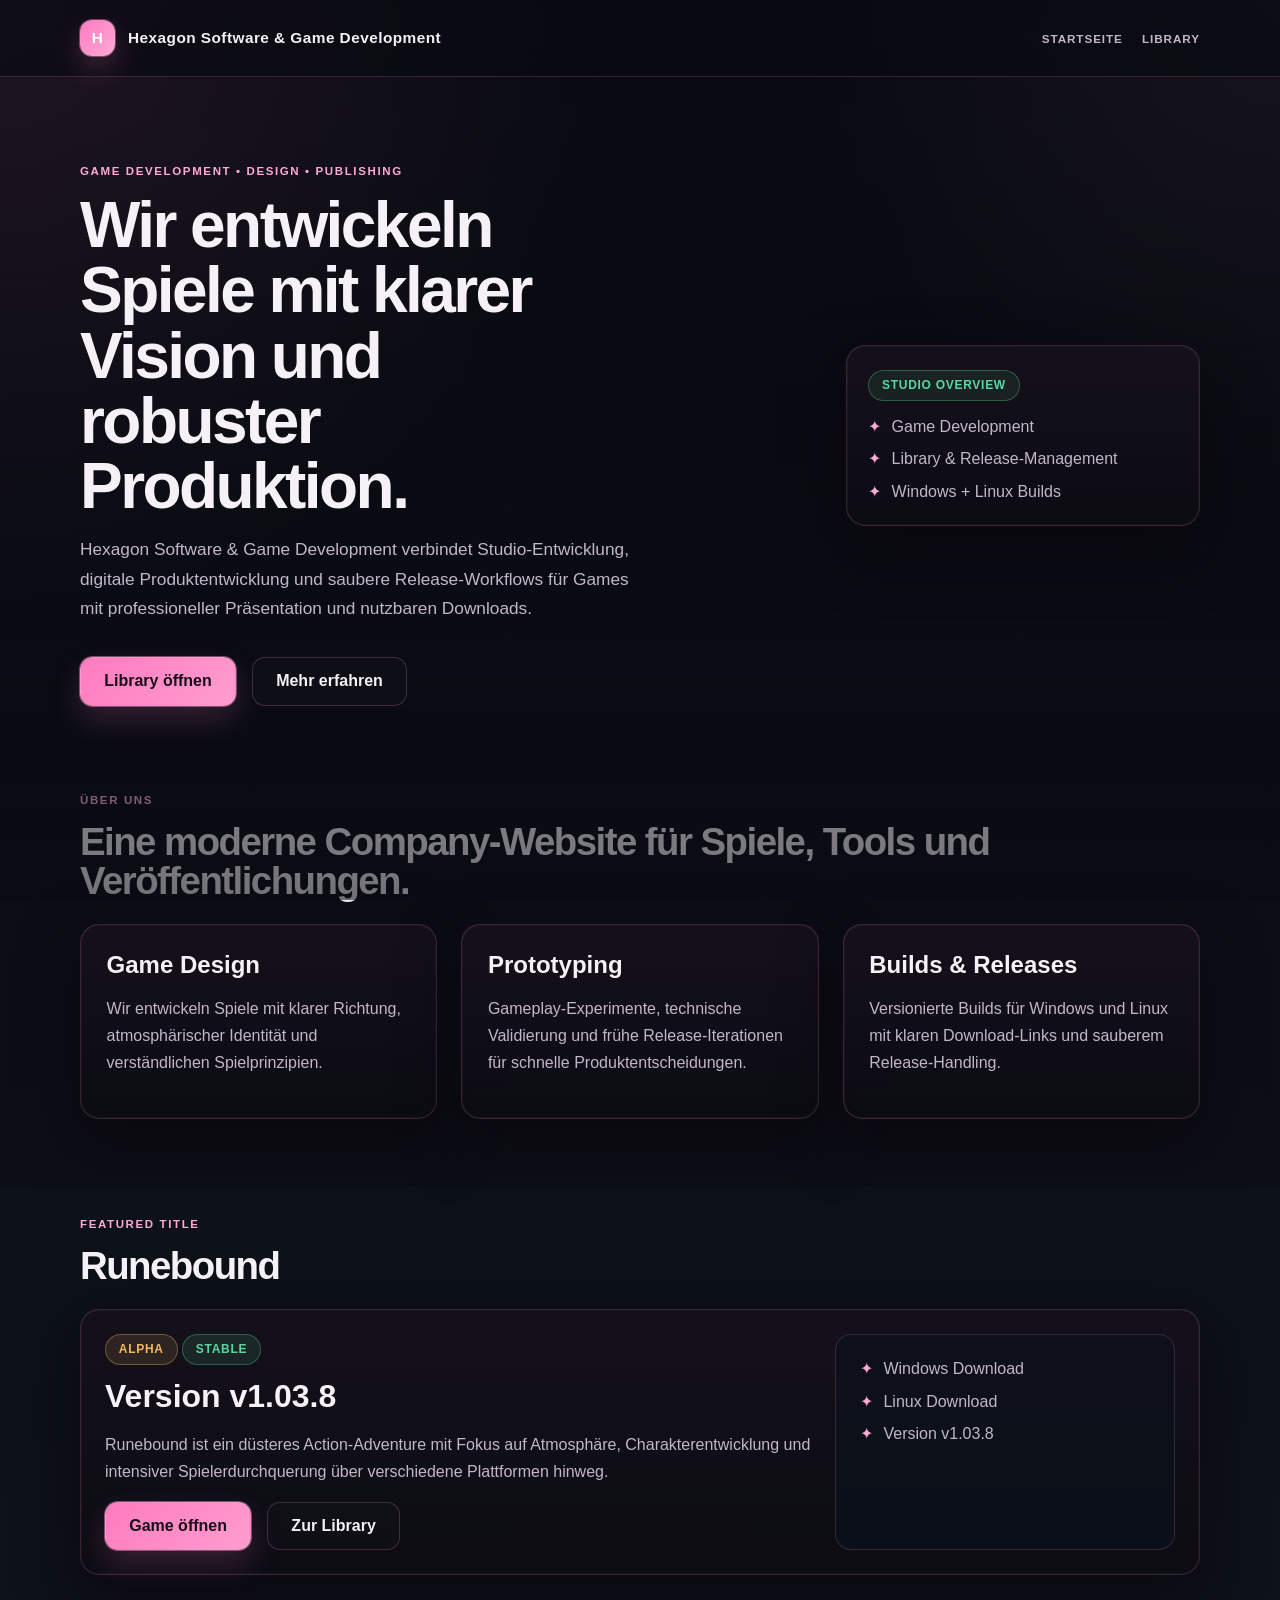
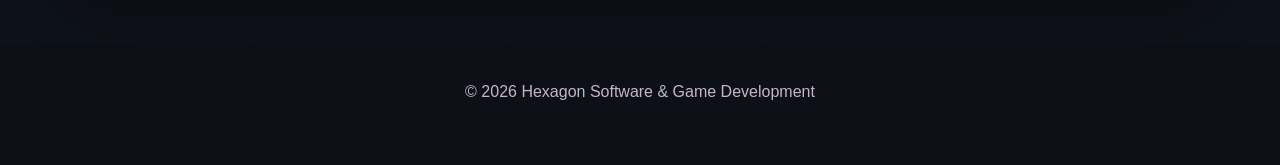
<file: index.html>
<!DOCTYPE html>
<html lang="de">
  <head>
    <meta charset="UTF-8" />
    <meta name="viewport" content="width=device-width, initial-scale=1.0" />
    <meta
      name="description"
      content="Hexagon Software & Game Development — Firmenwebsite, Library und Download-Links für aktuelle Spielversionen."
    />
    <title>Hexagon Software & Game Development</title>
    <link rel="stylesheet" href="css/style.css" />
  </head>
  <body>
    <header class="site-header">
      <div class="container nav">
        <div class="brand" aria-label="Hexagon Software & Game Development">
          <span class="brand-mark">H</span>
          <span>Hexagon Software & Game Development</span>
        </div>
        <nav class="main-nav" aria-label="Hauptnavigation">
          <a href="index.html">Startseite</a>
          <a href="library.html">Library</a>
        </nav>
      </div>
    </header>

    <main>
      <section class="hero">
        <div class="container hero-inner">
          <div class="hero-copy">
            <p class="eyebrow">Game Development • Design • Publishing</p>
            <h1>Wir entwickeln Spiele mit klarer Vision und robuster Produktion.</h1>
            <p class="lead">
              Hexagon Software & Game Development verbindet Studio-Entwicklung, digitale Produktentwicklung
              und saubere Release-Workflows für Games mit professioneller Präsentation und nutzbaren Downloads.
            </p>
            <div class="cta-row">
              <a class="button primary" href="library.html">Library öffnen</a>
              <a class="button secondary" href="#about">Mehr erfahren</a>
            </div>
          </div>

          <div class="hero-card" aria-label="Studio summary">
            <div class="badge">Studio Overview</div>
            <ul>
              <li>Game Development</li>
              <li>Library & Release-Management</li>
              <li>Windows + Linux Builds</li>
            </ul>
          </div>
        </div>
      </section>

      <section id="about" class="section-block">
        <div class="container">
          <div class="section-heading">
            <p class="eyebrow">Über uns</p>
            <h2>Eine moderne Company-Website für Spiele, Tools und Veröffentlichungen.</h2>
          </div>

          <div class="feature-grid">
            <article class="feature-card">
              <h3>Game Design</h3>
              <p>Wir entwickeln Spiele mit klarer Richtung, atmosphärischer Identität und verständlichen Spielprinzipien.</p>
            </article>
            <article class="feature-card">
              <h3>Prototyping</h3>
              <p>Gameplay-Experimente, technische Validierung und frühe Release-Iterationen für schnelle Produktentscheidungen.</p>
            </article>
            <article class="feature-card">
              <h3>Builds & Releases</h3>
              <p>Versionierte Builds für Windows und Linux mit klaren Download-Links und sauberem Release-Handling.</p>
            </article>
          </div>
        </div>
      </section>

      <section class="section-block accent-block">
        <div class="container">
          <div class="section-heading">
            <p class="eyebrow">Featured title</p>
            <h2>Runebound</h2>
          </div>

          <article class="feature-game">
            <div class="feature-copy">
              <div class="badge-row">
                <span class="badge-pill alpha">Alpha</span>
                <span class="badge-pill stable">Stable</span>
              </div>
              <h3>Version v1.03.8</h3>
              <p>
                Runebound ist ein düsteres Action-Adventure mit Fokus auf Atmosphäre, Charakterentwicklung und
                intensiver Spielerdurchquerung über verschiedene Plattformen hinweg.
              </p>
              <div class="feature-actions">
                <a class="button primary" href="game-runebound.html">Game öffnen</a>
                <a class="button secondary" href="library.html">Zur Library</a>
              </div>
            </div>

            <div class="feature-panel">
              <ul>
                <li>Windows Download</li>
                <li>Linux Download</li>
                <li>Version v1.03.8</li>
              </ul>
            </div>
          </article>
        </div>
      </section>
    </main>

    <footer class="site-footer">
      <div class="container">
        <p>© 2026 Hexagon Software & Game Development</p>
      </div>
    </footer>

    <script src="js/app.js"></script>
  </body>
</html>
</file>
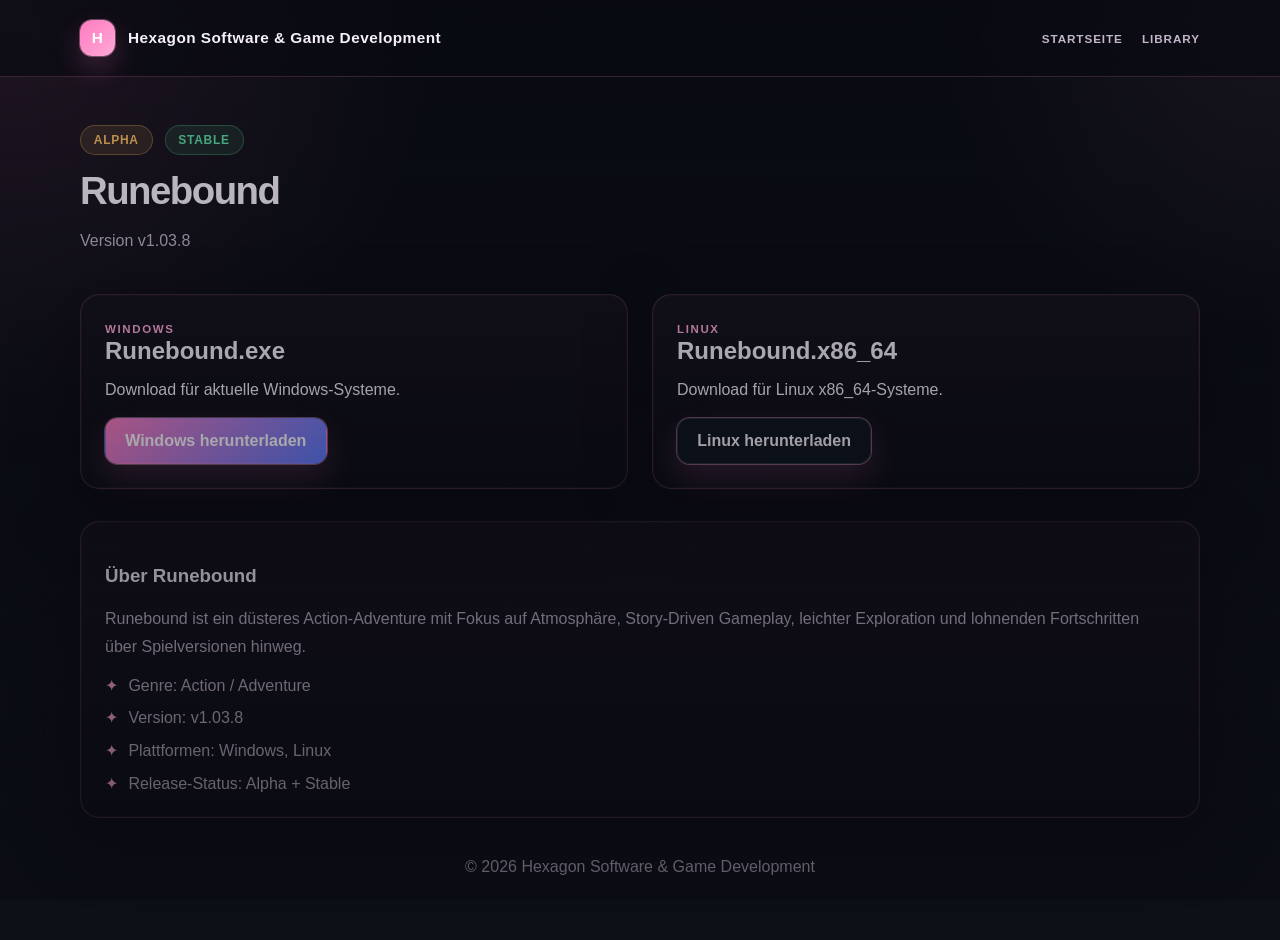
<file: game-runebound.html>
<!DOCTYPE html>
<html lang="de">
  <head>
    <meta charset="UTF-8" />
    <meta name="viewport" content="width=device-width, initial-scale=1.0" />
    <meta name="description" content="Runebound — Download, Versionen und Release-Informationen." />
    <title>Runebound | Hexagon Software & Game Development</title>
    <link rel="stylesheet" href="css/style.css" />
  </head>
  <body>
    <header class="site-header">
      <div class="container nav">
        <div class="brand" aria-label="Hexagon Software & Game Development">
          <span class="brand-mark">H</span>
          <span>Hexagon Software & Game Development</span>
        </div>
        <nav class="main-nav" aria-label="Hauptnavigation">
          <a href="index.html">Startseite</a>
          <a href="library.html">Library</a>
        </nav>
      </div>
    </header>

    <main>
      <section class="container">
        <div class="game-header">
          <div class="badge-row">
            <span class="badge-pill alpha">Alpha</span>
            <span class="badge-pill stable">Stable</span>
          </div>
          <h1>Runebound</h1>
          <p>Version v1.03.8</p>
        </div>
      </section>

      <section class="container">
        <div class="download-grid">
          <article class="download-box">
            <span class="eyebrow">Windows</span>
            <h2>Runebound.exe</h2>
            <p>Download für aktuelle Windows-Systeme.</p>
            <div class="download-actions">
              <a class="download-button" href="https://github.com/GotUrBack-Public/hexagon-software-game-development/releases/download/%231/Runebound.exe" download="Runebound.exe">Windows herunterladen</a>
            </div>
          </article>

          <article class="download-box">
            <span class="eyebrow">Linux</span>
            <h2>Runebound.x86_64</h2>
            <p>Download für Linux x86_64-Systeme.</p>
            <div class="download-actions">
              <a class="download-button secondary-download" href="https://github.com/GotUrBack-Public/hexagon-software-game-development/releases/download/%232/Runebound.x86_64" download="Runebound.x86_64">Linux herunterladen</a>
            </div>
          </article>
        </div>

        <aside class="story-panel">
          <h3>Über Runebound</h3>
          <p>
            Runebound ist ein düsteres Action-Adventure mit Fokus auf Atmosphäre, Story-Driven Gameplay,
            leichter Exploration und lohnenden Fortschritten über Spielversionen hinweg.
          </p>
          <ul class="meta-list">
            <li>Genre: Action / Adventure</li>
            <li>Version: v1.03.8</li>
            <li>Plattformen: Windows, Linux</li>
            <li>Release-Status: Alpha + Stable</li>
          </ul>
        </aside>
      </section>
    </main>

    <footer class="site-footer">
      <div class="container">
        <p>© 2026 Hexagon Software & Game Development</p>
      </div>
    </footer>

    <script src="js/app.js"></script>
  </body>
</html>
</file>
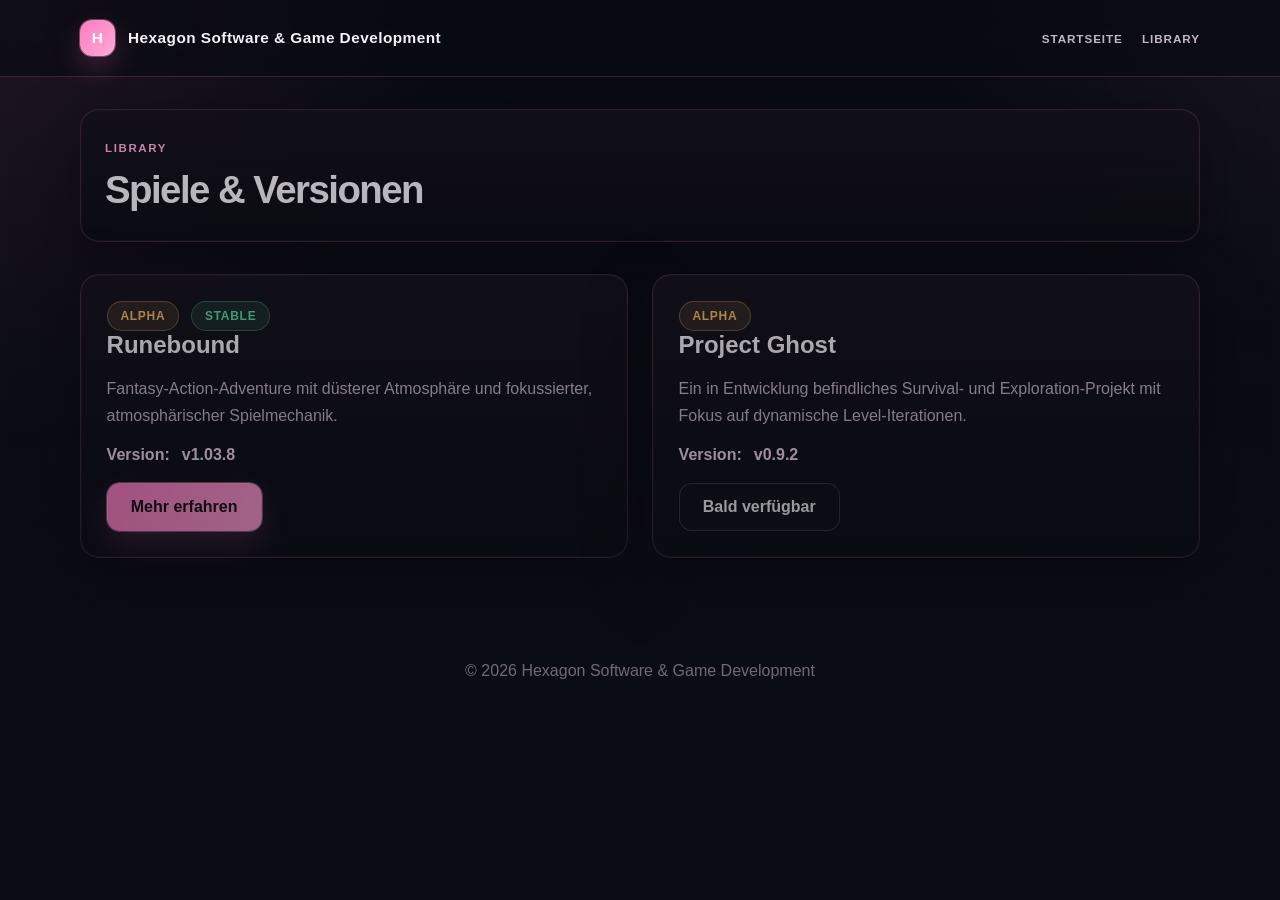
<file: library.html>
<!DOCTYPE html>
<html lang="de">
  <head>
    <meta charset="UTF-8" />
    <meta name="viewport" content="width=device-width, initial-scale=1.0" />
    <meta name="description" content="Hexagon Library — Spiele, Versionen und Download-Releases." />
    <title>Library | Hexagon Software & Game Development</title>
    <link rel="stylesheet" href="css/style.css" />
  </head>
  <body>
    <header class="site-header">
      <div class="container nav">
        <div class="brand" aria-label="Hexagon Software & Game Development">
          <span class="brand-mark">H</span>
          <span>Hexagon Software & Game Development</span>
        </div>
        <nav class="main-nav" aria-label="Hauptnavigation">
          <a href="index.html">Startseite</a>
          <a href="library.html">Library</a>
        </nav>
      </div>
    </header>

    <main>
      <section class="container">
        <div class="page-banner">
          <p class="eyebrow">Library</p>
          <h1>Spiele & Versionen</h1>
        </div>
      </section>

      <section class="container">
        <div class="library-grid">
          <article class="game-card">
            <div class="game-topline">
              <span class="badge-pill alpha">Alpha</span>
              <span class="badge-pill stable">Stable</span>
            </div>
            <h3>Runebound</h3>
            <p>Fantasy-Action-Adventure mit düsterer Atmosphäre und fokussierter, atmosphärischer Spielmechanik.</p>
            <div class="version-line">
              <strong>Version:</strong>
              <span>v1.03.8</span>
            </div>
            <div class="feature-actions">
              <a class="button primary" href="game-runebound.html">Mehr erfahren</a>
            </div>
          </article>

          <article class="game-card">
            <div class="game-topline">
              <span class="badge-pill alpha">Alpha</span>
            </div>
            <h3>Project Ghost</h3>
            <p>Ein in Entwicklung befindliches Survival- und Exploration-Projekt mit Fokus auf dynamische Level-Iterationen.</p>
            <div class="version-line">
              <strong>Version:</strong>
              <span>v0.9.2</span>
            </div>
            <div class="feature-actions">
              <a class="button secondary" href="#">Bald verfügbar</a>
            </div>
          </article>
        </div>
      </section>
    </main>

    <footer class="site-footer">
      <div class="container">
        <p>© 2026 Hexagon Software & Game Development</p>
      </div>
    </footer>
  </body>
</html>
</file>
<file: css/style.css>
:root {
  --bg: #090b12;
  --bg-2: #110d17;
  --panel: rgba(17, 16, 25, 0.84);
  --panel-elevated: rgba(22, 18, 29, 0.96);
  --panel-soft: rgba(13, 14, 22, 0.9);
  --panel-border: rgba(255, 145, 195, 0.18);
  --text: #f6f0f7;
  --muted: #c4b6c9;
  --muted-strong: #f0d9ea;
  --accent: #ff7bc0;
  --accent-2: #ffa9d7;
  --warning: #f4b860;
  --success: #5ad7a0;
  --shadow: rgba(10, 6, 14, 0.78);
}

* {
  box-sizing: border-box;
}

html {
  scroll-behavior: smooth;
}

body {
  margin: 0;
  font-family: Inter, "Segoe UI", "Helvetica Neue", Arial, sans-serif;
  background:
    radial-gradient(circle at top left, rgba(255, 123, 192, 0.12), transparent 28%),
    radial-gradient(circle at top right, rgba(255, 169, 215, 0.08), transparent 22%),
    linear-gradient(180deg, var(--bg) 0%, #0e1018 100%);
  color: var(--text);
  min-height: 100vh;
  position: relative;
  overflow-x: hidden;
}

body::before {
  content: "";
  position: fixed;
  inset: -18% -10%;
  background-image: url("data:image/svg+xml,%3Csvg xmlns='http://www.w3.org/2000/svg' width='700' height='700' viewBox='0 0 700 700'%3E%3Cg fill='none' stroke='rgba(255,123,192,0.18)' stroke-width='1.2'%3E%3Cpath d='M350 55 548 177 548 422 350 545 152 422 152 177 350 55Z'/%3E%3Cpath d='M350 155 468 220 468 350 350 415 232 350 232 220 350 155Z'/%3E%3Cpath d='M350 90 508 190 508 390 350 490 192 390 192 190 350 90Z'/%3E%3Cpath d='M350 260 430 305 430 395 350 440 270 395 270 305 350 260Z'/%3E%3E/g%3E%3C/svg%3E");
  background-repeat: repeat;
  background-size: 380px 380px;
  opacity: 0.9;
  pointer-events: none;
  transform: rotate(8deg) scale(1.08);
  animation: slowHexDrift 35s linear infinite;
}

body::after {
  content: "";
  position: fixed;
  inset: 0;
  background: linear-gradient(180deg, rgba(9, 11, 18, 0.18), rgba(9, 11, 18, 0.54));
  pointer-events: none;
}

@keyframes slowHexDrift {
  0% {
    transform: rotate(0deg) scale(1.02);
  }
  50% {
    transform: rotate(6deg) scale(1.08);
  }
  100% {
    transform: rotate(0deg) scale(1.02);
  }
}

img {
  max-width: 100%;
  display: block;
}

a {
  color: inherit;
  text-decoration: none;
}

.container {
  width: min(1120px, calc(100% - 2rem));
  margin: 0 auto;
}

.site-header {
  background: rgba(9, 11, 18, 0.7);
  border-bottom: 1px solid rgba(255, 145, 195, 0.18);
  backdrop-filter: blur(14px);
  position: sticky;
  top: 0;
  z-index: 20;
}

.nav {
  display: flex;
  align-items: center;
  justify-content: space-between;
  min-height: 76px;
  gap: 1rem;
}

.brand {
  display: inline-flex;
  align-items: center;
  gap: 0.8rem;
  font-weight: 700;
  letter-spacing: 0.03em;
  font-size: 0.96rem;
}

.brand-mark {
  display: inline-grid;
  place-items: center;
  width: 2.2rem;
  height: 2.2rem;
  border-radius: 0.75rem;
  background: linear-gradient(135deg, var(--accent), var(--accent-2));
  color: white;
  box-shadow: 0 0 0 1px rgba(255, 169, 215, 0.36), 0 12px 28px rgba(255, 123, 192, 0.22);
  font-weight: 800;
}

.main-nav {
  display: flex;
  gap: 1.2rem;
  align-items: center;
}

.main-nav a {
  color: var(--muted);
  text-transform: uppercase;
  letter-spacing: 0.08em;
  font-size: 0.73rem;
  font-weight: 700;
  transition: color 0.2s ease;
}

.main-nav a:hover,
.main-nav a:focus-visible {
  color: var(--text);
}

.hero {
  padding: 5.5rem 0 3.5rem;
  position: relative;
}

.hero-inner {
  display: grid;
  grid-template-columns: 1.35fr 0.65fr;
  gap: 2rem;
  align-items: center;
  position: relative;
  z-index: 1;
}

.eyebrow {
  margin: 0 0 1rem;
  color: var(--accent-2);
  text-transform: uppercase;
  letter-spacing: 0.14em;
  font-size: 0.72rem;
  font-weight: 800;
}

.hero h1,
.section-heading h2,
.page-banner h1,
.game-header h1 {
  margin: 0 0 1rem;
  line-height: 1.02;
  letter-spacing: -0.04em;
}

.hero h1 {
  font-size: clamp(2.6rem, 5vw, 5rem);
  max-width: 14ch;
}

.lead {
  margin: 0 0 2.1rem;
  max-width: 60ch;
  color: var(--muted);
  font-size: 1.08rem;
  line-height: 1.7;
}

.cta-row,
.feature-actions,
.download-actions {
  display: flex;
  flex-wrap: wrap;
  gap: 1rem;
}

.button,
.download-button {
  display: inline-flex;
  align-items: center;
  justify-content: center;
  min-height: 48px;
  padding: 0.9rem 1.45rem;
  border-radius: 0.8rem;
  border: 1px solid transparent;
  font-weight: 700;
  text-decoration: none;
  transition: transform 0.2s ease, box-shadow 0.2s ease, border-color 0.2s ease, background 0.2s ease;
}

.button:hover,
.button:focus-visible,
.download-button:hover,
.download-button:focus-visible {
  transform: translateY(-1px);
}

.button.primary,
.download-button {
  background: linear-gradient(135deg, var(--accent), #ff9dcf);
  color: #180d16;
  box-shadow: 0 0 0 1px rgba(255, 169, 215, 0.42), 0 14px 30px rgba(255, 123, 192, 0.18);
}

.button.secondary,
.secondary-download {
  background: rgba(17, 17, 24, 0.76);
  border-color: rgba(255, 145, 195, 0.22);
  color: var(--text);
}

.hero-card,
.feature-card,
.feature-game,
.game-card,
.download-box,
.page-banner,
.story-panel {
  background: linear-gradient(180deg, rgba(21, 17, 27, 0.96), rgba(12, 12, 19, 0.92));
  border: 1px solid var(--panel-border);
  border-radius: 1.2rem;
  box-shadow: 0 22px 60px var(--shadow), inset 0 0 0 1px rgba(255, 145, 195, 0.04);
}

.hero-card {
  padding: 1.5rem 1.3rem;
}

.badge,
.badge-pill {
  display: inline-flex;
  align-items: center;
  padding: 0.45rem 0.8rem;
  border-radius: 999px;
  font-weight: 800;
  font-size: 0.75rem;
  letter-spacing: 0.06em;
  text-transform: uppercase;
}

.badge {
  background: rgba(88, 201, 140, 0.1);
  border: 1px solid rgba(88, 201, 140, 0.35);
  color: var(--success);
  margin-bottom: 1rem;
}

.badge-pill.alpha {
  background: rgba(244, 184, 96, 0.12);
  border: 1px solid rgba(244, 184, 96, 0.34);
  color: var(--warning);
}

.badge-pill.stable {
  background: rgba(88, 201, 140, 0.12);
  border: 1px solid rgba(88, 201, 140, 0.35);
  color: var(--success);
}

.hero-card ul,
.feature-panel ul,
.meta-list {
  list-style: none;
  padding: 0;
  margin: 0;
  display: grid;
  gap: 0.85rem;
  color: var(--muted);
}

.hero-card li::before,
.feature-panel li::before,
.meta-list li::before {
  content: "✦";
  color: var(--accent-2);
  margin-right: 0.65rem;
}

.section-block {
  padding: 2rem 0 4.2rem;
}

.section-heading {
  margin-bottom: 1.5rem;
}

.section-heading h2,
.page-banner h1,
.game-header h1 {
  font-size: clamp(2rem, 3vw, 3rem);
}

.feature-grid,
.library-grid,
.download-grid {
  display: grid;
  grid-template-columns: repeat(3, minmax(0, 1fr));
  gap: 1.5rem;
}

.feature-card,
.game-card {
  padding: 1.6rem;
  transition: transform 0.2s ease, border-color 0.2s ease;
}

.feature-card:hover,
.game-card:hover {
  transform: translateY(-3px);
  border-color: rgba(255, 145, 195, 0.38);
  box-shadow: 0 18px 52px rgba(22, 10, 19, 0.75), 0 0 0 1px rgba(255, 145, 195, 0.12);
}

.feature-card h3,
.game-card h3 {
  margin-top: 0;
  margin-bottom: 0.75rem;
  font-size: 1.5rem;
}

.feature-card p,
.game-card p,
.feature-copy p,
.game-header p,
.story-panel p {
  color: var(--muted);
  line-height: 1.7;
}

.accent-block {
  background: rgba(14, 20, 28, 0.45);
}

.feature-game {
  display: grid;
  grid-template-columns: 1.35fr 0.65fr;
  gap: 1.5rem;
  padding: 1.5rem;
}

.feature-copy h3 {
  margin: 0.85rem 0 0.75rem;
  font-size: 2rem;
}

.feature-panel {
  padding: 1.5rem;
  background: rgba(12, 18, 28, 0.7);
  border: 1px solid var(--panel-border);
  border-radius: 1rem;
}

.page-banner {
  padding: 2rem 1.5rem;
  margin: 2rem auto 2rem;
}

.page-banner h1 {
  margin-bottom: 0;
}

.library-grid {
  grid-template-columns: repeat(2, minmax(0, 1fr));
  padding-bottom: 4rem;
}

.game-topline,
.version-line {
  display: flex;
  align-items: center;
  gap: 0.75rem;
  flex-wrap: wrap;
}

.game-card .version-line {
  margin: 0.9rem 0 1.2rem;
  color: var(--muted-strong);
  font-weight: 600;
}

.game-header {
  padding: 3rem 0 1.5rem;
}

.game-header .badge-row {
  display: flex;
  gap: 0.75rem;
  flex-wrap: wrap;
  margin-bottom: 1rem;
}

.download-grid {
  grid-template-columns: repeat(2, minmax(0, 1fr));
}

.download-box {
  padding: 1.5rem;
}

.download-box h2 {
  margin-top: 0;
  margin-bottom: 0.5rem;
}

.download-actions {
  margin-top: 1.2rem;
}

.download-button {
  display: inline-flex;
  align-items: center;
  justify-content: center;
  min-height: 46px;
  padding: 0.8rem 1.2rem;
  border-radius: 0.8rem;
  background: linear-gradient(135deg, var(--accent), #5d7cff);
  color: white;
  text-decoration: none;
  font-weight: 700;
}

.secondary-download {
  background: rgba(15, 23, 34, 0.66);
  border: 1px solid rgba(148, 163, 184, 0.18);
  color: var(--text);
}

.story-panel {
  padding: 1.5rem;
  margin-top: 2rem;
}

.site-footer {
  padding: 1.5rem 0 3rem;
  color: var(--muted);
  text-align: center;
}

@media (max-width: 700px) {
  .hero-inner,
  .feature-game,
  .library-grid,
  .download-grid,
  .feature-grid {
    grid-template-columns: 1fr;
  }

  .main-nav {
    gap: 0.7rem;
    font-size: 0.94rem;
  }

  .button,
  .download-button {
    width: 100%;
  }

  .cta-row,
  .feature-actions,
  .download-actions {
    flex-direction: column;
  }
}
</file>
